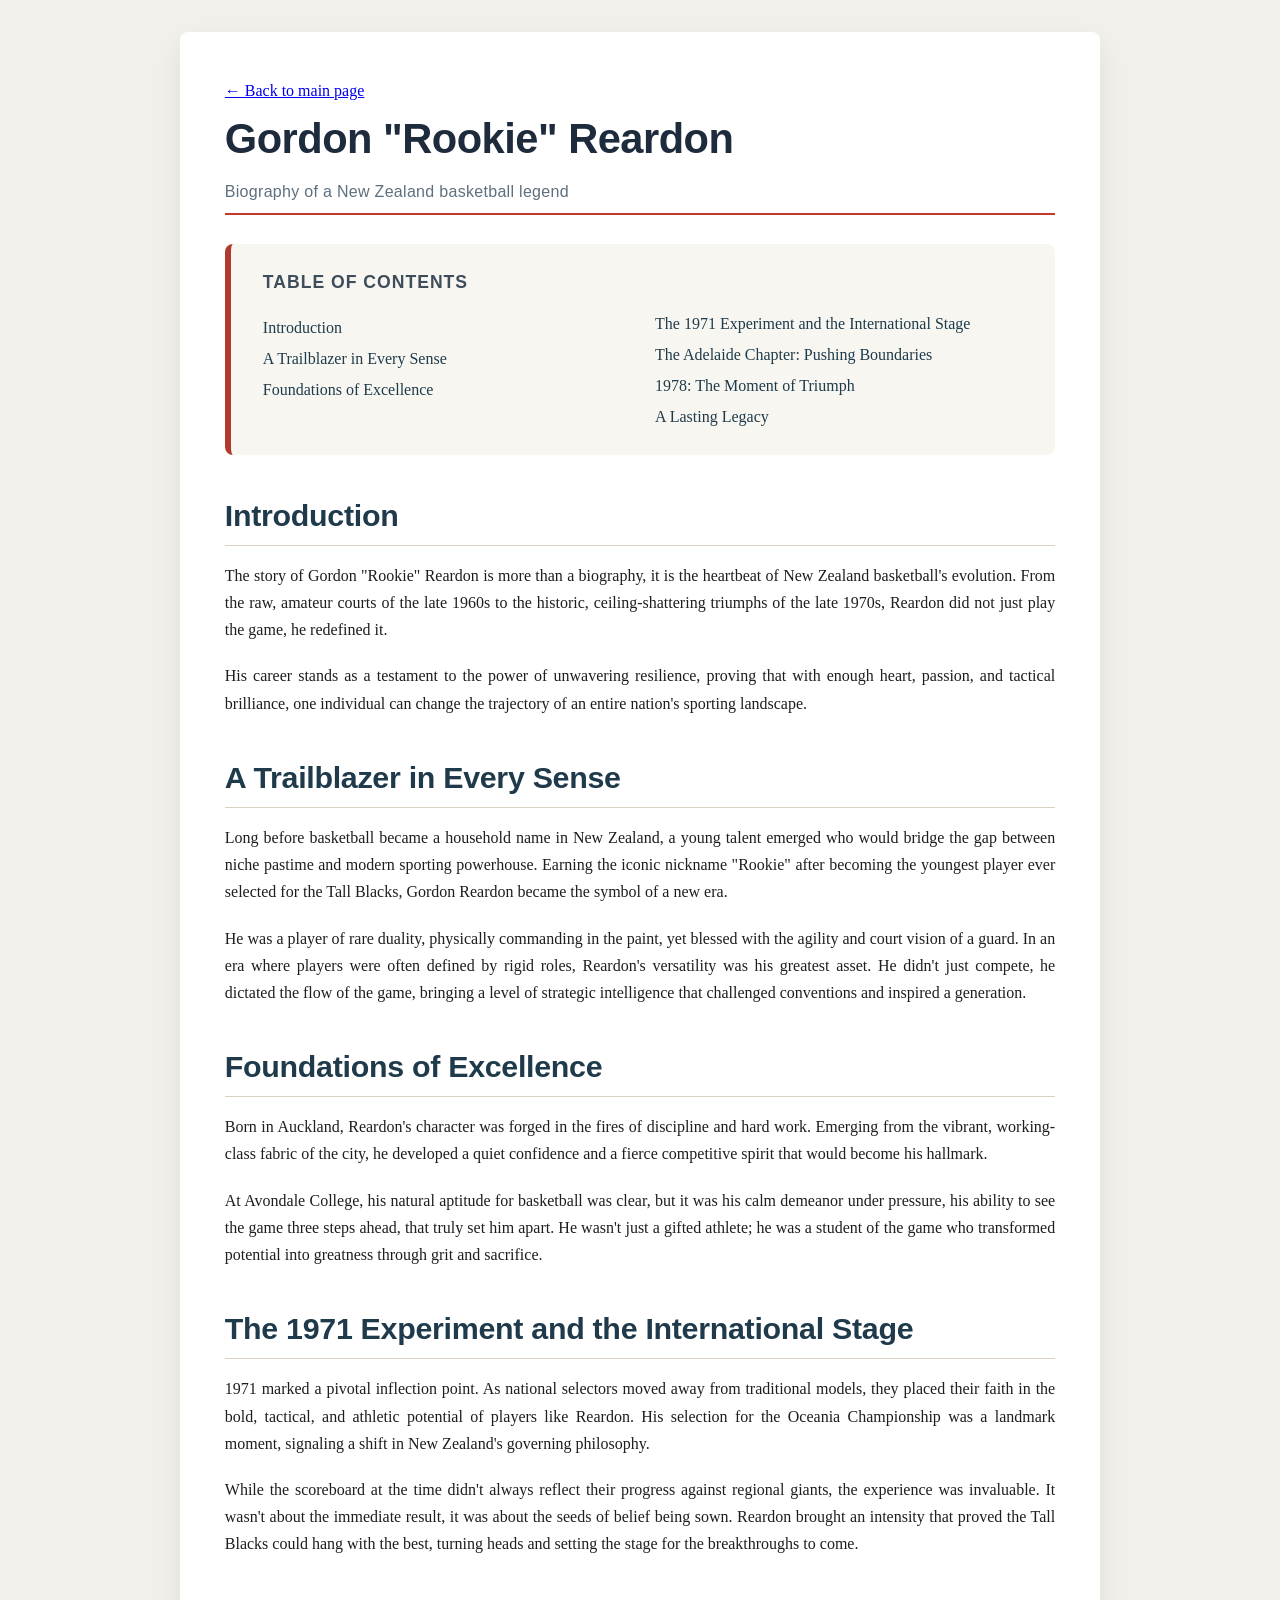
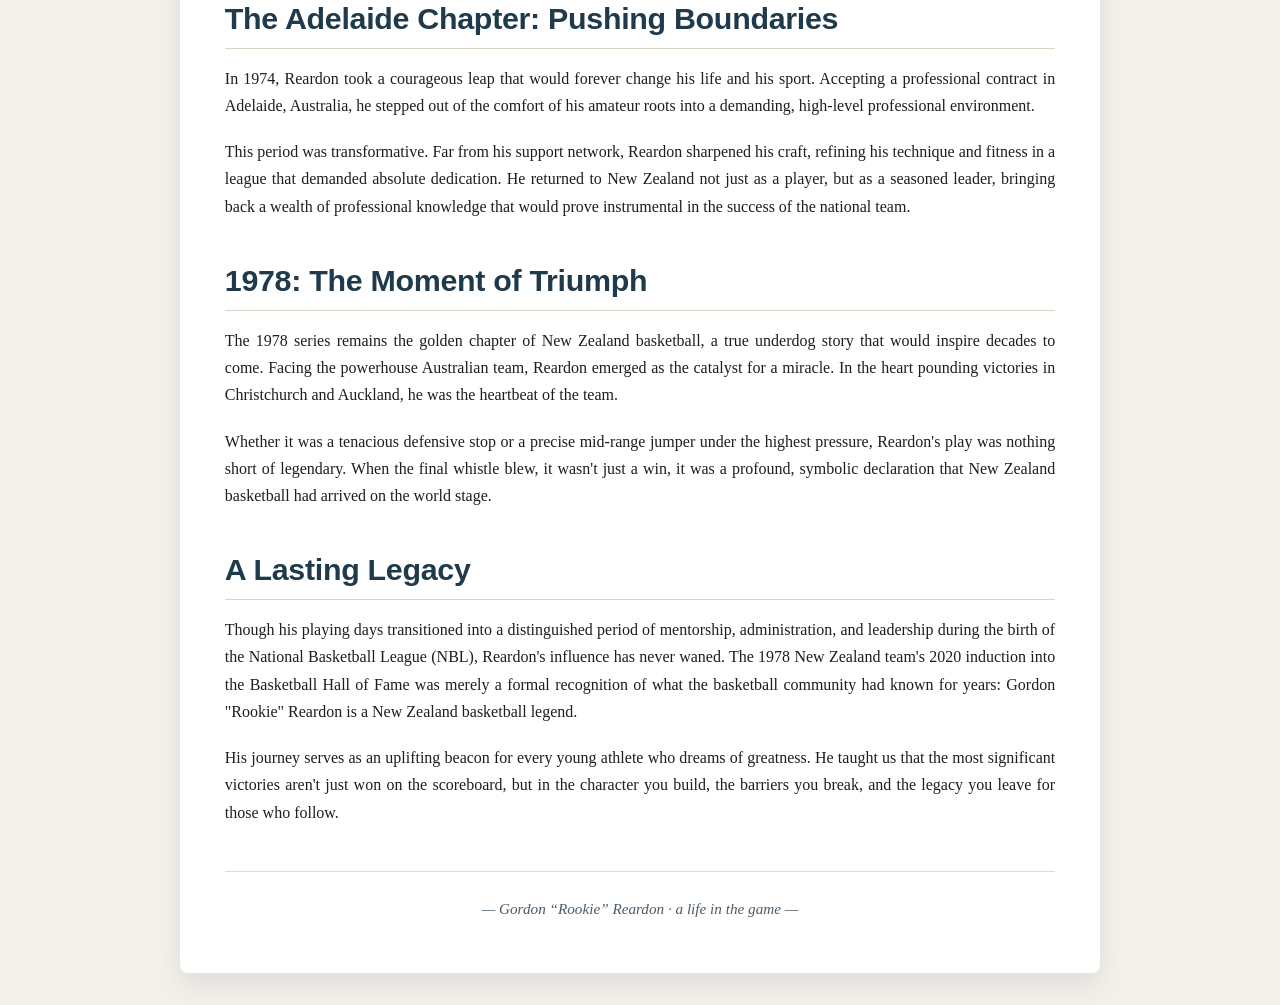
<file: biography.html>
<!DOCTYPE html>
<html lang="en">
<head>
  <meta charset="UTF-8">
  <meta name="viewport" content="width=device-width, initial-scale=1.0">
  <title>Gordon "Rookie" Reardon · biography</title>
  <style>
    * {
      margin: 0;
      padding: 0;
      box-sizing: border-box;
    }

    body {
      background: #f2f0eb;
      font-family: 'Georgia', 'Times New Roman', serif;
      line-height: 1.7;
      color: #1e1e1e;
      padding: 2rem 1rem;
    }

    .container {
      max-width: 920px;
      margin: 0 auto;
      background: white;
      padding: 2.8rem 2.8rem 3.2rem;
      border-radius: 8px;
      box-shadow: 0 12px 28px rgba(0,0,0,0.08);
    }

    h1 {
      font-size: 2.6rem;
      font-weight: 700;
      letter-spacing: -0.5px;
      border-bottom: 2px solid #c0392b;
      padding-bottom: 0.5rem;
      margin-bottom: 1.8rem;
      color: #1e2b3c;
      font-family: 'Helvetica Neue', 'Arial', sans-serif;
    }

    h1 small {
      font-size: 1rem;
      font-weight: 400;
      color: #5e6f7e;
      display: block;
      margin-top: 0.2rem;
      letter-spacing: 0.3px;
    }

    h2 {
      font-size: 1.9rem;
      font-weight: 600;
      margin: 2.2rem 0 1rem;
      padding-bottom: 0.2rem;
      border-bottom: 1px solid #d9d2c5;
      color: #1f3a4b;
      font-family: 'Helvetica Neue', 'Arial', sans-serif;
      letter-spacing: -0.3px;
    }

    h3 {
      font-size: 1.3rem;
      font-weight: 600;
      margin: 1.8rem 0 0.6rem;
      color: #2c3e50;
      font-family: 'Helvetica Neue', 'Arial', sans-serif;
    }

    .toc {
      background: #f8f6f1;
      padding: 1.5rem 2rem;
      border-radius: 8px;
      margin: 1.2rem 0 2.2rem;
      border-left: 6px solid #b03a2e;
    }

    .toc h3 {
      margin-top: 0;
      margin-bottom: 0.75rem;
      font-size: 1.1rem;
      text-transform: uppercase;
      letter-spacing: 1px;
      color: #3e4d5b;
    }

    .toc ul {
      list-style: none;
      columns: 2 180px;
      column-gap: 1.5rem;
    }

    .toc li {
      margin: 0.25rem 0;
      break-inside: avoid;
    }

    .toc a {
      text-decoration: none;
      color: #1e3b4b;
      font-weight: 500;
      border-bottom: 1px dotted transparent;
      transition: border-color 0.15s;
    }

    .toc a:hover {
      border-bottom-color: #b03a2e;
      color: #a43326;
    }

    .chapter {
      margin-top: 2.2rem;
    }

    .chapter p {
      margin: 1.2rem 0;
      text-align: justify;
      text-justify: inter-word;
    }

    .chapter p:first-of-type {
      margin-top: 0.5rem;
    }

    .chapter strong {
      color: #1d3b4b;
      font-weight: 700;
    }

    .chapter .highlight {
      background: #fef6e6;
      padding: 0.1rem 0.3rem;
      border-radius: 4px;
      font-weight: 500;
    }

    hr {
      border: 0;
      height: 1px;
      background: linear-gradient(90deg, #d0c9bc, #b8aaa0, #d0c9bc);
      margin: 2rem 0 1rem;
    }

    .footer-note {
      margin-top: 2.8rem;
      font-size: 0.95rem;
      color: #4b5b68;
      border-top: 1px solid #e0d9ce;
      padding-top: 1.5rem;
      text-align: center;
      font-style: italic;
    }

    @media (max-width: 650px) {
      .container {
        padding: 1.8rem 1.2rem;
      }
      h1 {
        font-size: 2.1rem;
      }
      h2 {
        font-size: 1.6rem;
      }
      .toc ul {
        columns: 1;
      }
    }
  </style>
</head>
<body>
<div class="container">
  <a href="index.html" class="back-link">← Back to main page</a>
  <h1>
    Gordon "Rookie" Reardon
    <small>Biography of a New Zealand basketball legend</small>
  </h1>

  <!-- Table of Contents -->
  <div class="toc">
    <h3>Table of Contents</h3>
    <ul>
      <li><a href="#introduction">Introduction</a></li>
      <li><a href="#trailblazer">A Trailblazer in Every Sense</a></li>
      <li><a href="#foundations">Foundations of Excellence</a></li>
      <li><a href="#experiment">The 1971 Experiment and the International Stage</a></li>
      <li><a href="#adelaide">The Adelaide Chapter: Pushing Boundaries</a></li>
      <li><a href="#triumph">1978: The Moment of Triumph</a></li>
      <li><a href="#legacy">A Lasting Legacy</a></li>
    </ul>
  </div>

  <!-- INTRODUCTION -->
  <section class="chapter" id="introduction">
    <h2>Introduction</h2>
    <p>The story of Gordon "Rookie" Reardon is more than a biography, it is the heartbeat of New Zealand basketball's evolution. From the raw, amateur courts of the late 1960s to the historic, ceiling-shattering triumphs of the late 1970s, Reardon did not just play the game, he redefined it.</p>
    <p>His career stands as a testament to the power of unwavering resilience, proving that with enough heart, passion, and tactical brilliance, one individual can change the trajectory of an entire nation's sporting landscape.</p>
  </section>

  <!-- TRAILBLAZER -->
  <section class="chapter" id="trailblazer">
    <h2>A Trailblazer in Every Sense</h2>
    <p>Long before basketball became a household name in New Zealand, a young talent emerged who would bridge the gap between niche pastime and modern sporting powerhouse. Earning the iconic nickname "Rookie" after becoming the youngest player ever selected for the Tall Blacks, Gordon Reardon became the symbol of a new era.</p>
    <p>He was a player of rare duality, physically commanding in the paint, yet blessed with the agility and court vision of a guard. In an era where players were often defined by rigid roles, Reardon's versatility was his greatest asset. He didn't just compete, he dictated the flow of the game, bringing a level of strategic intelligence that challenged conventions and inspired a generation.</p>
  </section>

  <!-- FOUNDATIONS -->
  <section class="chapter" id="foundations">
    <h2>Foundations of Excellence</h2>
    <p>Born in Auckland, Reardon's character was forged in the fires of discipline and hard work. Emerging from the vibrant, working-class fabric of the city, he developed a quiet confidence and a fierce competitive spirit that would become his hallmark.</p>
    <p>At Avondale College, his natural aptitude for basketball was clear, but it was his calm demeanor under pressure, his ability to see the game three steps ahead, that truly set him apart. He wasn't just a gifted athlete; he was a student of the game who transformed potential into greatness through grit and sacrifice.</p>
  </section>

  <!-- 1971 EXPERIMENT -->
  <section class="chapter" id="experiment">
    <h2>The 1971 Experiment and the International Stage</h2>
    <p>1971 marked a pivotal inflection point. As national selectors moved away from traditional models, they placed their faith in the bold, tactical, and athletic potential of players like Reardon. His selection for the Oceania Championship was a landmark moment, signaling a shift in New Zealand's governing philosophy.</p>
    <p>While the scoreboard at the time didn't always reflect their progress against regional giants, the experience was invaluable. It wasn't about the immediate result, it was about the seeds of belief being sown. Reardon brought an intensity that proved the Tall Blacks could hang with the best, turning heads and setting the stage for the breakthroughs to come.</p>
  </section>

  <!-- ADELAIDE -->
  <section class="chapter" id="adelaide">
    <h2>The Adelaide Chapter: Pushing Boundaries</h2>
    <p>In 1974, Reardon took a courageous leap that would forever change his life and his sport. Accepting a professional contract in Adelaide, Australia, he stepped out of the comfort of his amateur roots into a demanding, high-level professional environment.</p>
    <p>This period was transformative. Far from his support network, Reardon sharpened his craft, refining his technique and fitness in a league that demanded absolute dedication. He returned to New Zealand not just as a player, but as a seasoned leader, bringing back a wealth of professional knowledge that would prove instrumental in the success of the national team.</p>
  </section>

  <!-- 1978 TRIUMPH -->
  <section class="chapter" id="triumph">
    <h2>1978: The Moment of Triumph</h2>
    <p>The 1978 series remains the golden chapter of New Zealand basketball, a true underdog story that would inspire decades to come. Facing the powerhouse Australian team, Reardon emerged as the catalyst for a miracle. In the heart pounding victories in Christchurch and Auckland, he was the heartbeat of the team.</p>
    <p>Whether it was a tenacious defensive stop or a precise mid-range jumper under the highest pressure, Reardon's play was nothing short of legendary. When the final whistle blew, it wasn't just a win, it was a profound, symbolic declaration that New Zealand basketball had arrived on the world stage.</p>
  </section>

  <!-- LEGACY -->
  <section class="chapter" id="legacy">
    <h2>A Lasting Legacy</h2>
    <p>Though his playing days transitioned into a distinguished period of mentorship, administration, and leadership during the birth of the National Basketball League (NBL), Reardon's influence has never waned. The 1978 New Zealand team's 2020 induction into the Basketball Hall of Fame was merely a formal recognition of what the basketball community had known for years: Gordon "Rookie" Reardon is a New Zealand basketball legend.</p>
    <p>His journey serves as an uplifting beacon for every young athlete who dreams of greatness. He taught us that the most significant victories aren't just won on the scoreboard, but in the character you build, the barriers you break, and the legacy you leave for those who follow.</p>
  </section>

  <div class="footer-note">
    — Gordon “Rookie” Reardon · a life in the game —
  </div>

</div>
</body>
</html>
</file>
